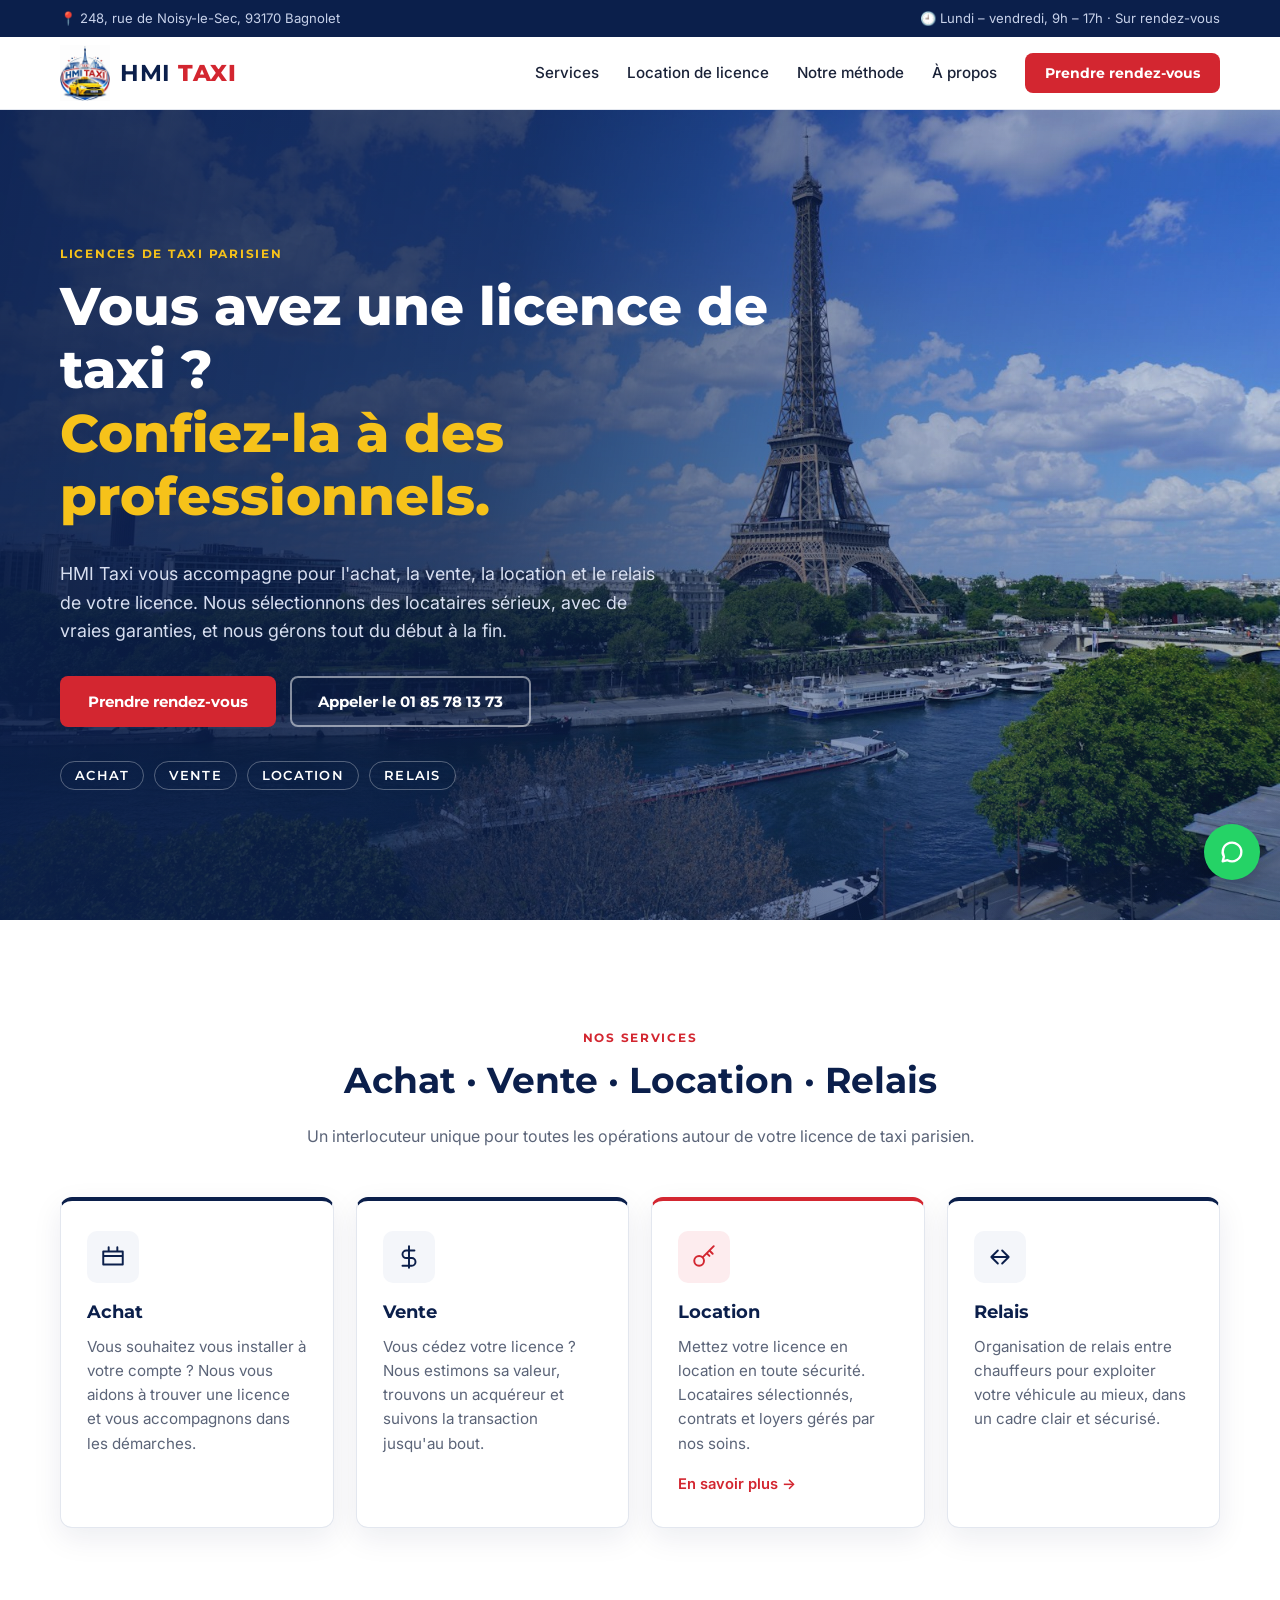
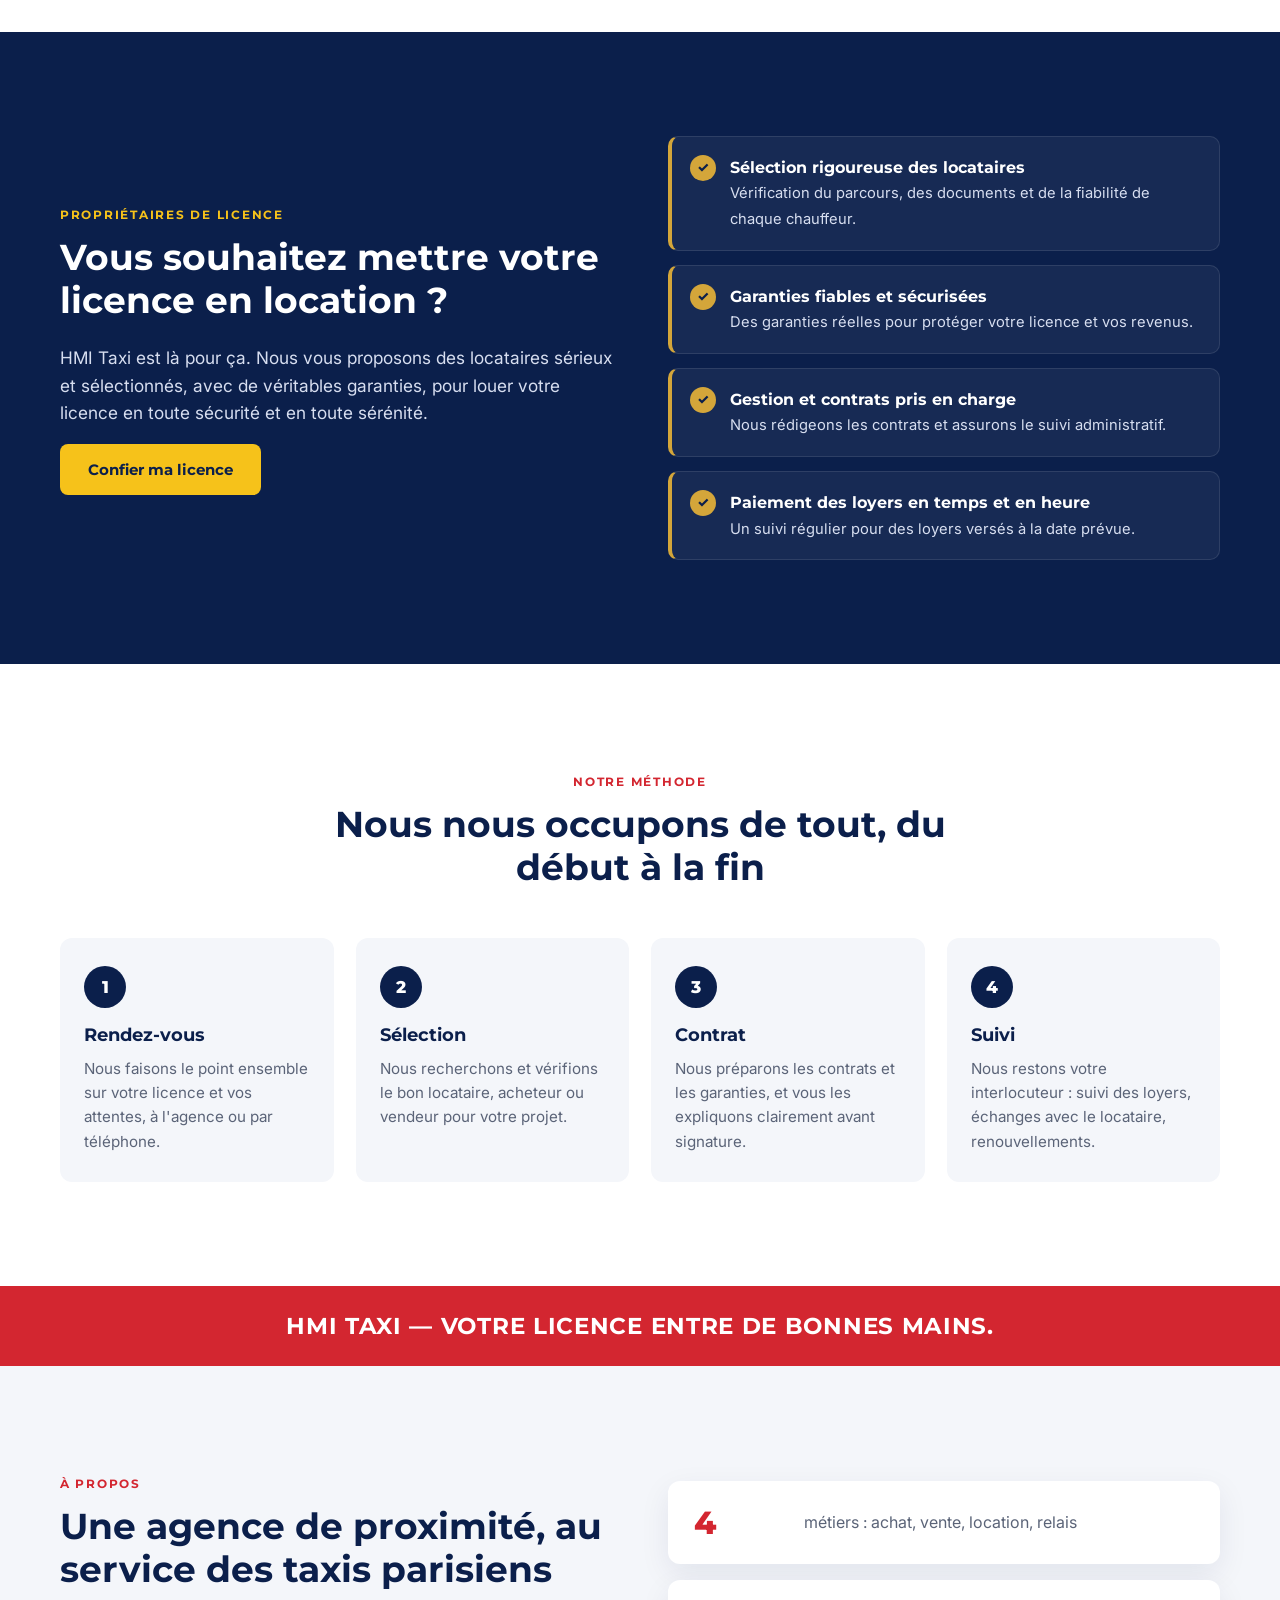
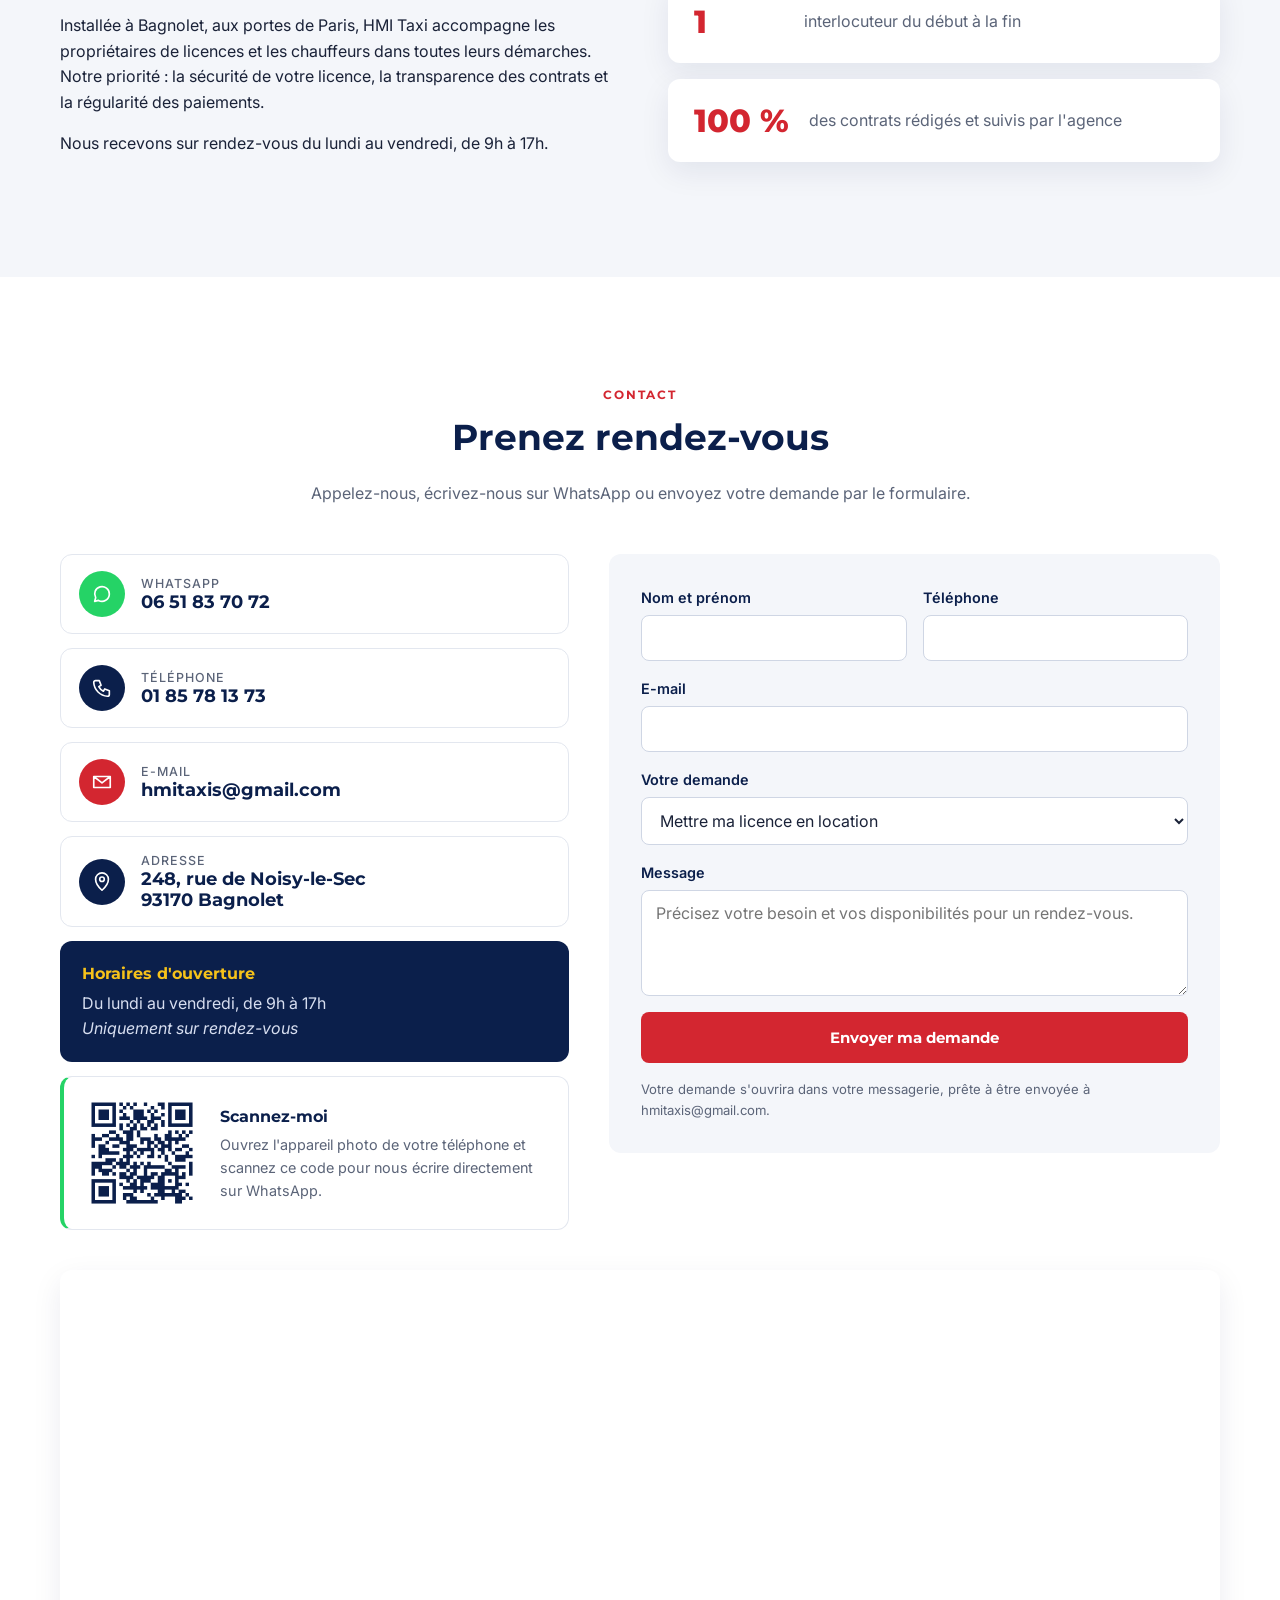
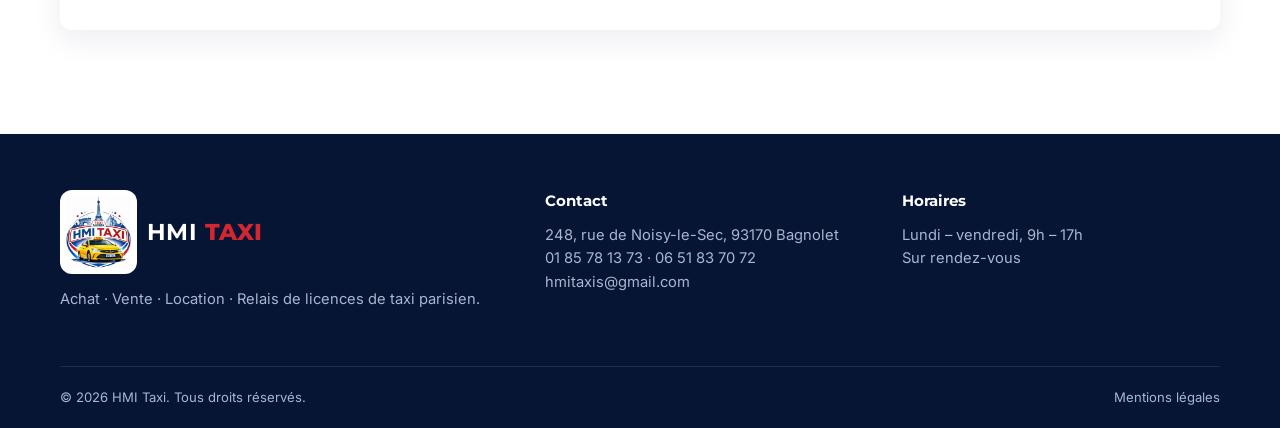
<file: index.html>
<!doctype html>
<html lang="fr">
<head>
  <meta charset="utf-8">
  <meta name="viewport" content="width=device-width, initial-scale=1">
  <title>HMI Taxi – Achat, vente, location et relais de licences de taxi parisien</title>
  <meta name="description" content="HMI Taxi, à Bagnolet : achat, vente, location et relais de licences de taxi parisien. Locataires sélectionnés, garanties sérieuses, gestion et contrats pris en charge.">
  <link rel="icon" href="assets/favicon.svg" type="image/svg+xml">
  <link rel="preconnect" href="https://fonts.googleapis.com">
  <link rel="preconnect" href="https://fonts.gstatic.com" crossorigin>
  <link href="https://fonts.googleapis.com/css2?family=Montserrat:wght@600;700;800&family=Inter:wght@400;500;600&display=swap" rel="stylesheet">
  <link rel="stylesheet" href="css/style.css">
</head>
<body>

<!-- Barre d'infos -->
<div class="topbar" id="top">
  <div class="container topbar__inner">
    <span>📍 248, rue de Noisy-le-Sec, 93170 Bagnolet</span>
    <span>🕘 Lundi – vendredi, 9h – 17h · Sur rendez-vous</span>
  </div>
</div>

<!-- En-tête -->
<header class="header">
  <div class="container header__inner">
    <a href="#top" class="logo" aria-label="HMI Taxi, accueil">
      <img class="logo__img" src="assets/logo-embleme.png" alt="" onload="this.parentNode.classList.add('has-img')" onerror="this.remove()">
      <span class="logo__badge">TAXI<br>PARISIEN</span>
      <span class="logo__name"><b>HMI</b> TAXI</span>
    </a>
    <button class="nav-toggle" aria-label="Ouvrir le menu" aria-expanded="false">
      <span></span><span></span><span></span>
    </button>
    <nav class="nav" aria-label="Navigation principale">
      <a href="#services">Services</a>
      <a href="#location">Location de licence</a>
      <a href="#methode">Notre méthode</a>
      <a href="#apropos">À propos</a>
      <a href="#contact" class="btn btn--red btn--sm">Prendre rendez-vous</a>
    </nav>
  </div>
</header>

<main>

<!-- Hero -->
<section class="hero">
  <svg class="hero__tower" viewBox="0 0 200 400" aria-hidden="true">
    <path d="M100 0 L104 40 L110 120 L122 200 L140 280 L170 400 L130 400 L118 340 L82 340 L70 400 L30 400 L60 280 L78 200 L90 120 L96 40 Z M86 280 L114 280 L110 250 L90 250 Z" />
  </svg>
  <div class="container hero__grid">
  <div class="hero__inner">
    <p class="eyebrow">Licences de taxi parisien</p>
    <h1>Vous avez une licence de taxi&nbsp;?<br><span>Confiez-la à des professionnels.</span></h1>
    <p class="hero__lead">HMI Taxi vous accompagne pour l'achat, la vente, la location et le relais de votre licence. Nous sélectionnons des locataires sérieux, avec de vraies garanties, et nous gérons tout du début à la fin.</p>
    <div class="hero__cta">
      <a href="#contact" class="btn btn--red">Prendre rendez-vous</a>
      <a href="tel:+33185781373" class="btn btn--ghost">Appeler le 01 85 78 13 73</a>
    </div>
    <ul class="hero__tags">
      <li>Achat</li><li>Vente</li><li>Location</li><li>Relais</li>
    </ul>
  </div>
  </div>
</section>

<!-- Services -->
<section class="section" id="services">
  <div class="container">
    <header class="section__head">
      <p class="eyebrow eyebrow--dark">Nos services</p>
      <h2>Achat · Vente · Location · Relais</h2>
      <p>Un interlocuteur unique pour toutes les opérations autour de votre licence de taxi parisien.</p>
    </header>
    <div class="cards">
      <article class="card">
        <div class="card__icon">
          <svg viewBox="0 0 24 24"><path d="M3 7h18v12H3zM3 11h18M8 3v4M16 3v4"/></svg>
        </div>
        <h3>Achat</h3>
        <p>Vous souhaitez vous installer à votre compte&nbsp;? Nous vous aidons à trouver une licence et vous accompagnons dans les démarches.</p>
      </article>
      <article class="card">
        <div class="card__icon">
          <svg viewBox="0 0 24 24"><path d="M12 2v20M17 6H9.5a3.5 3.5 0 0 0 0 7h5a3.5 3.5 0 0 1 0 7H6"/></svg>
        </div>
        <h3>Vente</h3>
        <p>Vous cédez votre licence&nbsp;? Nous estimons sa valeur, trouvons un acquéreur et suivons la transaction jusqu'au bout.</p>
      </article>
      <article class="card card--featured">
        <div class="card__icon">
          <svg viewBox="0 0 24 24"><circle cx="7.5" cy="15.5" r="4.5"/><path d="M10.7 12.3 21 2M17 6l3 3M14.5 8.5l2.5 2.5"/></svg>
        </div>
        <h3>Location</h3>
        <p>Mettez votre licence en location en toute sécurité. Locataires sélectionnés, contrats et loyers gérés par nos soins.</p>
        <a href="#location" class="card__link">En savoir plus →</a>
      </article>
      <article class="card">
        <div class="card__icon">
          <svg viewBox="0 0 24 24"><path d="M4 12h16M14 6l6 6-6 6M10 18l-6-6 6-6"/></svg>
        </div>
        <h3>Relais</h3>
        <p>Organisation de relais entre chauffeurs pour exploiter votre véhicule au mieux, dans un cadre clair et sécurisé.</p>
      </article>
    </div>
  </div>
</section>

<!-- Location de licence -->
<section class="section section--navy" id="location">
  <div class="container split">
    <div>
      <p class="eyebrow">Propriétaires de licence</p>
      <h2>Vous souhaitez mettre votre licence en location&nbsp;?</h2>
      <p class="lead">HMI Taxi est là pour ça. Nous vous proposons des locataires sérieux et sélectionnés, avec de véritables garanties, pour louer votre licence en toute sécurité et en toute sérénité.</p>
      <a href="#contact" class="btn btn--yellow">Confier ma licence</a>
    </div>
    <ul class="checklist">
      <li>
        <strong>Sélection rigoureuse des locataires</strong>
        <span>Vérification du parcours, des documents et de la fiabilité de chaque chauffeur.</span>
      </li>
      <li>
        <strong>Garanties fiables et sécurisées</strong>
        <span>Des garanties réelles pour protéger votre licence et vos revenus.</span>
      </li>
      <li>
        <strong>Gestion et contrats pris en charge</strong>
        <span>Nous rédigeons les contrats et assurons le suivi administratif.</span>
      </li>
      <li>
        <strong>Paiement des loyers en temps et en heure</strong>
        <span>Un suivi régulier pour des loyers versés à la date prévue.</span>
      </li>
    </ul>
  </div>
</section>

<!-- Méthode -->
<section class="section" id="methode">
  <div class="container">
    <header class="section__head">
      <p class="eyebrow eyebrow--dark">Notre méthode</p>
      <h2>Nous nous occupons de tout, du début à la fin</h2>
    </header>
    <ol class="steps">
      <li>
        <span class="steps__num">1</span>
        <h3>Rendez-vous</h3>
        <p>Nous faisons le point ensemble sur votre licence et vos attentes, à l'agence ou par téléphone.</p>
      </li>
      <li>
        <span class="steps__num">2</span>
        <h3>Sélection</h3>
        <p>Nous recherchons et vérifions le bon locataire, acheteur ou vendeur pour votre projet.</p>
      </li>
      <li>
        <span class="steps__num">3</span>
        <h3>Contrat</h3>
        <p>Nous préparons les contrats et les garanties, et vous les expliquons clairement avant signature.</p>
      </li>
      <li>
        <span class="steps__num">4</span>
        <h3>Suivi</h3>
        <p>Nous restons votre interlocuteur : suivi des loyers, échanges avec le locataire, renouvellements.</p>
      </li>
    </ol>
  </div>
</section>

<!-- Slogan -->
<section class="banner">
  <div class="container">
    <p><b>HMI TAXI</b> — Votre licence entre de bonnes mains.</p>
  </div>
</section>

<!-- À propos -->
<section class="section section--light" id="apropos">
  <div class="container split">
    <div>
      <p class="eyebrow eyebrow--dark">À propos</p>
      <h2>Une agence de proximité, au service des taxis parisiens</h2>
      <p>Installée à Bagnolet, aux portes de Paris, HMI Taxi accompagne les propriétaires de licences et les chauffeurs dans toutes leurs démarches. Notre priorité&nbsp;: la sécurité de votre licence, la transparence des contrats et la régularité des paiements.</p>
      <p>Nous recevons sur rendez-vous du lundi au vendredi, de 9h à 17h.</p>
    </div>
    <div class="stats">
      <div class="stat"><span class="stat__value">4</span><span class="stat__label">métiers : achat, vente, location, relais</span></div>
      <div class="stat"><span class="stat__value">1</span><span class="stat__label">interlocuteur du début à la fin</span></div>
      <div class="stat"><span class="stat__value">100&nbsp;%</span><span class="stat__label">des contrats rédigés et suivis par l'agence</span></div>
    </div>
  </div>
</section>

<!-- Contact -->
<section class="section" id="contact">
  <div class="container">
    <header class="section__head">
      <p class="eyebrow eyebrow--dark">Contact</p>
      <h2>Prenez rendez-vous</h2>
      <p>Appelez-nous, écrivez-nous sur WhatsApp ou envoyez votre demande par le formulaire.</p>
    </header>
    <div class="contact">
      <div class="contact__info">
        <a class="contact__item" href="https://wa.me/33651837072" target="_blank" rel="noopener">
          <span class="contact__icon contact__icon--wa">
            <svg viewBox="0 0 24 24"><path d="M20 12a8 8 0 0 1-11.8 7L4 20l1.1-4A8 8 0 1 1 20 12z"/></svg>
          </span>
          <span><small>WhatsApp</small>06 51 83 70 72</span>
        </a>
        <a class="contact__item" href="tel:+33185781373">
          <span class="contact__icon">
            <svg viewBox="0 0 24 24"><path d="M5 4h4l2 5-2.5 1.5a11 11 0 0 0 5 5L15 13l5 2v4a2 2 0 0 1-2 2A16 16 0 0 1 3 6a2 2 0 0 1 2-2"/></svg>
          </span>
          <span><small>Téléphone</small>01 85 78 13 73</span>
        </a>
        <a class="contact__item" href="mailto:hmitaxis@gmail.com">
          <span class="contact__icon contact__icon--red">
            <svg viewBox="0 0 24 24"><path d="M3 6h18v12H3zM3 6l9 7 9-7"/></svg>
          </span>
          <span><small>E-mail</small>hmitaxis@gmail.com</span>
        </a>
        <div class="contact__item">
          <span class="contact__icon">
            <svg viewBox="0 0 24 24"><path d="M12 21s-7-6.2-7-12a7 7 0 0 1 14 0c0 5.8-7 12-7 12z"/><circle cx="12" cy="9" r="2.5"/></svg>
          </span>
          <span><small>Adresse</small>248, rue de Noisy-le-Sec<br>93170 Bagnolet</span>
        </div>
        <div class="contact__hours">
          <strong>Horaires d'ouverture</strong>
          Du lundi au vendredi, de 9h à 17h<br>
          <em>Uniquement sur rendez-vous</em>
        </div>
        <div class="contact__qr">
          <img src="assets/qr-whatsapp.png" width="120" height="120" alt="QR code WhatsApp HMI Taxi : 06 51 83 70 72">
          <div>
            <strong>Scannez-moi</strong>
            Ouvrez l'appareil photo de votre téléphone et scannez ce code pour nous écrire directement sur WhatsApp.
          </div>
        </div>
      </div>

      <form class="form" id="contact-form" novalidate>
        <div class="form__row">
          <label>Nom et prénom<input name="nom" required autocomplete="name"></label>
          <label>Téléphone<input name="tel" type="tel" required autocomplete="tel"></label>
        </div>
        <label>E-mail<input name="email" type="email" autocomplete="email"></label>
        <label>Votre demande
          <select name="objet">
            <option>Mettre ma licence en location</option>
            <option>Vendre ma licence</option>
            <option>Acheter une licence</option>
            <option>Relais</option>
            <option>Autre demande</option>
          </select>
        </label>
        <label>Message<textarea name="message" rows="4" placeholder="Précisez votre besoin et vos disponibilités pour un rendez-vous."></textarea></label>
        <button class="btn btn--red btn--block" type="submit">Envoyer ma demande</button>
        <p class="form__note" id="form-note">Votre demande s'ouvrira dans votre messagerie, prête à être envoyée à hmitaxis@gmail.com.</p>
      </form>
    </div>

    <div class="map">
      <iframe title="Plan d'accès HMI Taxi" loading="lazy" referrerpolicy="no-referrer-when-downgrade"
        src="https://www.google.com/maps?q=248+rue+de+Noisy-le-Sec,+93170+Bagnolet&output=embed"></iframe>
    </div>
  </div>
</section>

</main>

<footer class="footer">
  <div class="container footer__inner">
    <div>
      <a href="#top" class="logo logo--light">
        <img class="logo__img logo__img--footer" src="assets/logo-embleme.png" alt="" onload="this.parentNode.classList.add('has-img')" onerror="this.remove()">
        <span class="logo__badge">TAXI<br>PARISIEN</span>
        <span class="logo__name"><b>HMI</b> TAXI</span>
      </a>
      <p>Achat · Vente · Location · Relais de licences de taxi parisien.</p>
    </div>
    <div>
      <strong>Contact</strong>
      <p>248, rue de Noisy-le-Sec, 93170 Bagnolet<br>
      01 85 78 13 73 · 06 51 83 70 72<br>
      hmitaxis@gmail.com</p>
    </div>
    <div>
      <strong>Horaires</strong>
      <p>Lundi – vendredi, 9h – 17h<br>Sur rendez-vous</p>
    </div>
  </div>
  <div class="container footer__bottom">
    <span>© <span id="year"></span> HMI Taxi. Tous droits réservés.</span>
    <a href="mentions-legales.html">Mentions légales</a>
  </div>
</footer>

<a class="wa-float" href="https://wa.me/33651837072" target="_blank" rel="noopener" aria-label="Nous écrire sur WhatsApp">
  <svg viewBox="0 0 24 24"><path d="M20 12a8 8 0 0 1-11.8 7L4 20l1.1-4A8 8 0 1 1 20 12z"/></svg>
</a>

<script src="js/main.js"></script>
</body>
</html>
</file>
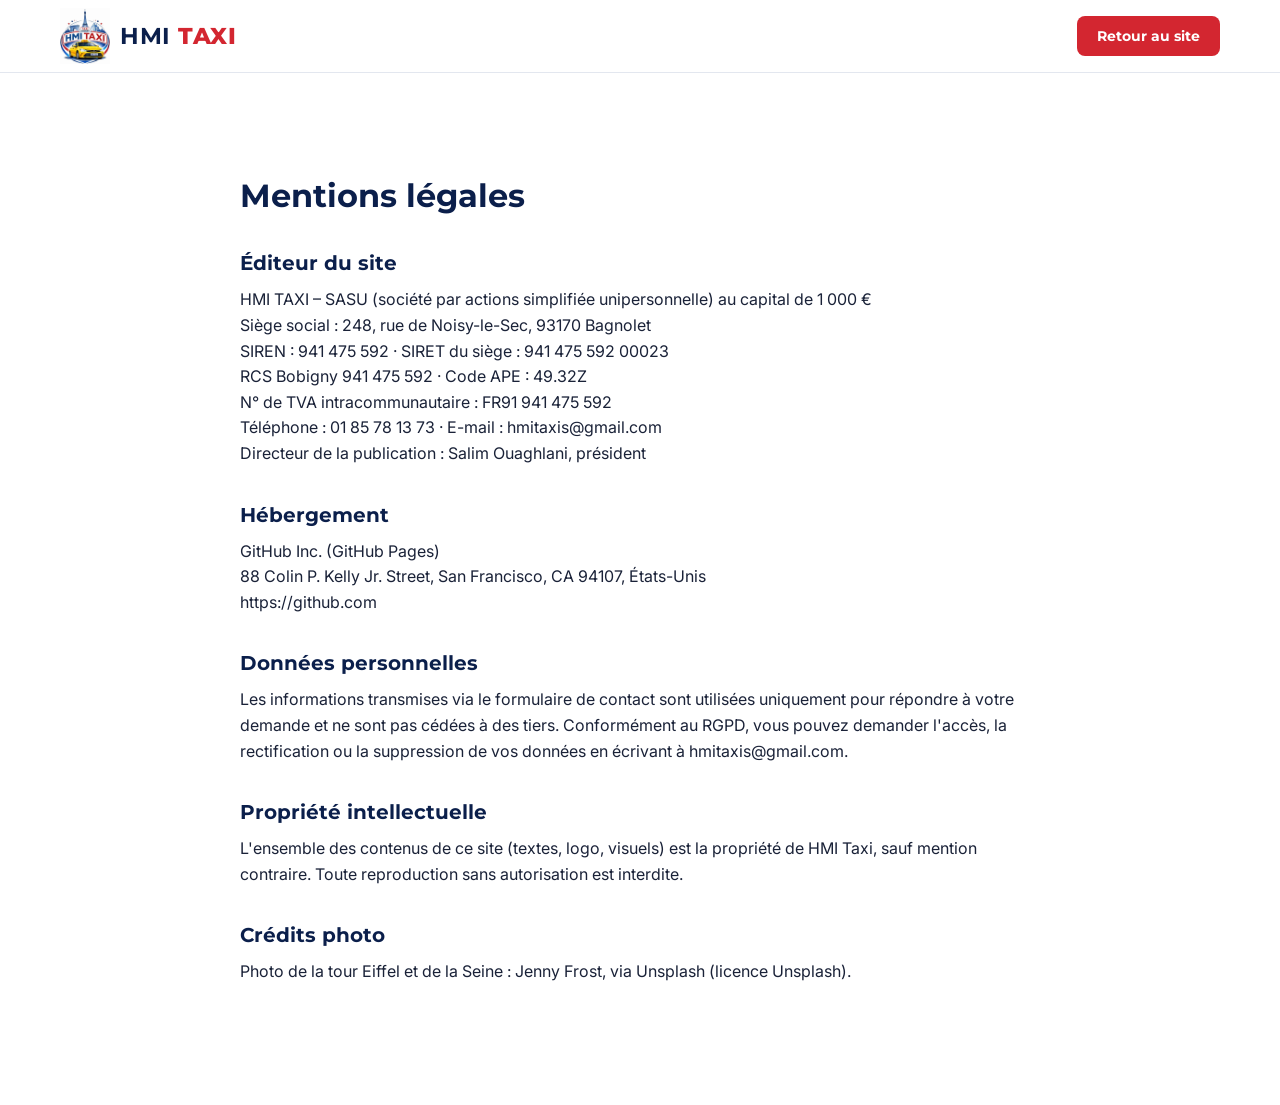
<file: mentions-legales.html>
<!doctype html>
<html lang="fr">
<head>
  <meta charset="utf-8">
  <meta name="viewport" content="width=device-width, initial-scale=1">
  <title>Mentions légales – HMI Taxi</title>
  <meta name="robots" content="noindex">
  <link rel="icon" href="assets/favicon.svg" type="image/svg+xml">
  <link href="https://fonts.googleapis.com/css2?family=Montserrat:wght@600;700;800&family=Inter:wght@400;500;600&display=swap" rel="stylesheet">
  <link rel="stylesheet" href="css/style.css">
</head>
<body>
<header class="header">
  <div class="container header__inner">
    <a href="index.html" class="logo">
      <img class="logo__img" src="assets/logo-embleme.png" alt="" onload="this.parentNode.classList.add('has-img')" onerror="this.remove()">
      <span class="logo__badge">TAXI<br>PARISIEN</span>
      <span class="logo__name"><b>HMI</b> TAXI</span>
    </a>
    <a href="index.html" class="btn btn--red btn--sm">Retour au site</a>
  </div>
</header>
<main class="section">
  <div class="container legal">
    <h1>Mentions légales</h1>
    <h2>Éditeur du site</h2>
    <p>HMI TAXI – SASU (société par actions simplifiée unipersonnelle) au capital de 1 000 €<br>
    Siège social : 248, rue de Noisy-le-Sec, 93170 Bagnolet<br>
    SIREN : 941 475 592 · SIRET du siège : 941 475 592 00023<br>
    RCS Bobigny 941 475 592 · Code APE : 49.32Z<br>
    N° de TVA intracommunautaire : FR91 941 475 592<br>
    Téléphone : 01 85 78 13 73 · E-mail : hmitaxis@gmail.com<br>
    Directeur de la publication : Salim Ouaghlani, président</p>
    <h2>Hébergement</h2>
    <p>GitHub Inc. (GitHub Pages)<br>88 Colin P. Kelly Jr. Street, San Francisco, CA 94107, États-Unis<br>https://github.com</p>
    <h2>Données personnelles</h2>
    <p>Les informations transmises via le formulaire de contact sont utilisées uniquement pour répondre à votre demande et ne sont pas cédées à des tiers. Conformément au RGPD, vous pouvez demander l'accès, la rectification ou la suppression de vos données en écrivant à hmitaxis@gmail.com.</p>
    <h2>Propriété intellectuelle</h2>
    <p>L'ensemble des contenus de ce site (textes, logo, visuels) est la propriété de HMI Taxi, sauf mention contraire. Toute reproduction sans autorisation est interdite.</p>
    <h2>Crédits photo</h2>
    <p>Photo de la tour Eiffel et de la Seine : Jenny Frost, via <a href="https://unsplash.com/fr/photos/la-tour-eiffel-dominant-la-ville-de-paris-9I5T861YZLw" target="_blank" rel="noopener">Unsplash</a> (licence Unsplash).</p>
  </div>
</main>
</body>
</html>
</file>
<file: css/style.css>
:root {
  --navy: #0b1f4b;
  --navy-2: #13306e;
  --blue: #1d4fa3;
  --red: #d32630;
  --red-dark: #b01e27;
  --yellow: #f6c21a;
  --gold: #d4a63a;
  --ink: #1a2238;
  --muted: #5b6478;
  --line: #e3e7ef;
  --light: #f4f6fa;
  --white: #fff;
  --radius: 12px;
  --shadow: 0 10px 30px rgba(11, 31, 75, .08);
}

* { box-sizing: border-box; }
html { scroll-behavior: smooth; scroll-padding-top: 84px; }
body {
  margin: 0;
  font-family: Inter, system-ui, sans-serif;
  color: var(--ink);
  background: var(--white);
  line-height: 1.6;
  -webkit-font-smoothing: antialiased;
}
img, svg { display: block; max-width: 100%; }
a { color: inherit; text-decoration: none; }
h1, h2, h3 { font-family: Montserrat, sans-serif; line-height: 1.2; margin: 0 0 .6em; color: var(--navy); }
h2 { font-size: clamp(1.6rem, 3vw, 2.25rem); }
h3 { font-size: 1.15rem; }
p { margin: 0 0 1em; }

.container { width: min(1160px, 100% - 32px); margin-inline: auto; }

/* Top bar */
.topbar { background: var(--navy); color: #c8d2ea; font-size: .82rem; }
.topbar__inner { display: flex; justify-content: space-between; gap: 16px; padding: 8px 0; flex-wrap: wrap; }

/* Header */
.header {
  position: sticky; top: 0; z-index: 50;
  background: rgba(255, 255, 255, .97);
  border-bottom: 1px solid var(--line);
  backdrop-filter: blur(6px);
}
.header__inner { display: flex; align-items: center; justify-content: space-between; height: 72px; }

.logo { display: flex; align-items: center; gap: 10px; }
.logo__badge {
  font: 800 .55rem/1.1 Montserrat, sans-serif;
  letter-spacing: .06em;
  text-align: center;
  background: var(--yellow);
  color: var(--navy);
  padding: 5px 7px;
  border-radius: 5px;
}
.logo__name { font: 800 1.45rem Montserrat, sans-serif; color: var(--red); letter-spacing: .02em; }
.logo__name b { color: var(--navy); }
.logo--light .logo__name b { color: var(--white); }

.nav { display: flex; align-items: center; gap: 28px; font-weight: 500; font-size: .95rem; }
.nav a:not(.btn):hover { color: var(--red); }

.nav-toggle { display: none; background: none; border: 0; padding: 8px; cursor: pointer; }
.nav-toggle span { display: block; width: 24px; height: 2px; background: var(--navy); margin: 5px 0; transition: .2s; }

/* Buttons */
.btn {
  display: inline-flex; align-items: center; justify-content: center;
  font: 700 .95rem Montserrat, sans-serif;
  padding: 14px 26px;
  border-radius: 8px;
  border: 2px solid transparent;
  cursor: pointer;
  transition: background .2s, color .2s, transform .2s;
}
.btn:hover { transform: translateY(-1px); }
.btn--sm { padding: 10px 18px; font-size: .85rem; }
.btn--block { width: 100%; }
.btn--red { background: var(--red); color: var(--white); }
.btn--red:hover { background: var(--red-dark); }
.btn--yellow { background: var(--yellow); color: var(--navy); }
.btn--yellow:hover { background: #ffd23f; }
.btn--ghost { border-color: rgba(255, 255, 255, .5); color: var(--white); }
.btn--ghost:hover { background: rgba(255, 255, 255, .1); }

/* Eyebrow */
.eyebrow {
  display: inline-block;
  font: 700 .78rem Montserrat, sans-serif;
  text-transform: uppercase;
  letter-spacing: .14em;
  color: var(--yellow);
  margin-bottom: 14px;
}
.eyebrow--dark { color: var(--red); }

/* Hero */
.hero {
  position: relative;
  overflow: hidden;
  color: var(--white);
  background:
    linear-gradient(115deg, var(--navy) 0%, var(--navy-2) 55%, var(--blue) 100%);
  padding: clamp(70px, 11vw, 130px) 0;
}
.hero__tower {
  position: absolute; right: 6%; bottom: 0;
  height: 92%; width: auto;
  fill: rgba(255, 255, 255, .06);
}
.hero__inner { position: relative; max-width: 760px; }
.hero h1 { color: var(--white); font-size: clamp(2rem, 5vw, 3.3rem); font-weight: 800; }
.hero h1 span { color: var(--yellow); }
.hero__lead { font-size: 1.12rem; color: #d7def0; max-width: 620px; }
.hero__cta { display: flex; gap: 14px; flex-wrap: wrap; margin: 30px 0 34px; }
.hero__tags { display: flex; gap: 10px; flex-wrap: wrap; list-style: none; padding: 0; margin: 0; }
.hero__tags li {
  font: 600 .8rem Montserrat, sans-serif;
  text-transform: uppercase; letter-spacing: .1em;
  padding: 6px 14px;
  border: 1px solid rgba(255, 255, 255, .3);
  border-radius: 999px;
}

/* Sections */
.section { padding: clamp(64px, 9vw, 104px) 0; }
.section--light { background: var(--light); }
.section--navy { background: var(--navy); color: #d7def0; }
.section--navy h2 { color: var(--white); }
.section__head { text-align: center; max-width: 680px; margin: 0 auto 48px; }
.section__head p:last-child { color: var(--muted); }
.lead { font-size: 1.08rem; }

/* Cards */
.cards { display: grid; grid-template-columns: repeat(4, 1fr); gap: 22px; }
.card {
  background: var(--white);
  border: 1px solid var(--line);
  border-radius: var(--radius);
  padding: 30px 26px;
  box-shadow: var(--shadow);
  border-top: 4px solid var(--navy);
}
.card--featured { border-top-color: var(--red); }
.card p { color: var(--muted); font-size: .95rem; }
.card__icon {
  width: 52px; height: 52px;
  border-radius: 10px;
  background: var(--light);
  display: grid; place-items: center;
  margin-bottom: 18px;
}
.card__icon svg { width: 26px; height: 26px; fill: none; stroke: var(--navy); stroke-width: 1.8; stroke-linecap: round; stroke-linejoin: round; }
.card--featured .card__icon { background: #fdecee; }
.card--featured .card__icon svg { stroke: var(--red); }
.card__link { font-weight: 600; color: var(--red); font-size: .92rem; }

/* Split */
.split { display: grid; grid-template-columns: 1fr 1fr; gap: 56px; align-items: center; }

/* Checklist */
.checklist { list-style: none; margin: 0; padding: 0; display: grid; gap: 14px; }
.checklist li {
  position: relative;
  background: rgba(255, 255, 255, .05);
  border: 1px solid rgba(255, 255, 255, .1);
  border-left: 4px solid var(--gold);
  border-radius: 10px;
  padding: 18px 20px 18px 58px;
}
.checklist li::before {
  content: "✓";
  position: absolute; left: 18px; top: 18px;
  width: 26px; height: 26px;
  border-radius: 50%;
  background: var(--gold);
  color: var(--navy);
  font-weight: 800;
  display: grid; place-items: center;
  font-size: .85rem;
}
.checklist strong { display: block; color: var(--white); font-family: Montserrat, sans-serif; }
.checklist span { font-size: .92rem; }

/* Steps */
.steps { list-style: none; padding: 0; margin: 0; display: grid; grid-template-columns: repeat(4, 1fr); gap: 22px; counter-reset: s; }
.steps li { position: relative; padding: 28px 24px; border-radius: var(--radius); background: var(--light); }
.steps p { color: var(--muted); font-size: .95rem; margin: 0; }
.steps__num {
  display: grid; place-items: center;
  width: 42px; height: 42px;
  border-radius: 50%;
  background: var(--navy); color: var(--white);
  font: 800 1.05rem Montserrat, sans-serif;
  margin-bottom: 16px;
}

/* Banner */
.banner { background: var(--red); color: var(--white); text-align: center; padding: 26px 0; }
.banner p { margin: 0; font: 700 clamp(1.05rem, 2.4vw, 1.45rem) Montserrat, sans-serif; text-transform: uppercase; letter-spacing: .03em; }

/* Stats */
.stats { display: grid; gap: 16px; }
.stat {
  display: flex; align-items: center; gap: 20px;
  background: var(--white);
  border-radius: var(--radius);
  padding: 22px 26px;
  box-shadow: var(--shadow);
}
.stat__value { font: 800 2rem Montserrat, sans-serif; color: var(--red); min-width: 90px; }
.stat__label { color: var(--muted); }

/* Contact */
.contact { display: grid; grid-template-columns: 1fr 1.2fr; gap: 40px; align-items: start; }
.contact__info { display: grid; gap: 14px; }
.contact__item {
  display: flex; align-items: center; gap: 16px;
  padding: 16px 18px;
  border: 1px solid var(--line);
  border-radius: var(--radius);
  font: 700 1.1rem Montserrat, sans-serif;
  color: var(--navy);
  transition: border-color .2s;
}
a.contact__item:hover { border-color: var(--navy); }
.contact__item small { display: block; font: 500 .78rem Inter, sans-serif; color: var(--muted); text-transform: uppercase; letter-spacing: .08em; }
.contact__icon {
  flex: none;
  width: 46px; height: 46px; border-radius: 50%;
  background: var(--navy);
  display: grid; place-items: center;
}
.contact__icon svg { width: 22px; height: 22px; fill: none; stroke: var(--white); stroke-width: 1.8; stroke-linecap: round; stroke-linejoin: round; }
.contact__icon--wa { background: #25d366; }
.contact__icon--red { background: var(--red); }
.contact__hours {
  background: var(--navy); color: #d7def0;
  border-radius: var(--radius);
  padding: 20px 22px;
}
.contact__hours strong { display: block; color: var(--yellow); font-family: Montserrat, sans-serif; margin-bottom: 4px; }

.form {
  display: grid; gap: 16px;
  background: var(--light);
  padding: 32px;
  border-radius: var(--radius);
}
.form__row { display: grid; grid-template-columns: 1fr 1fr; gap: 16px; }
.form label { display: grid; gap: 6px; font-weight: 600; font-size: .9rem; color: var(--navy); }
.form input, .form select, .form textarea {
  font: 400 1rem Inter, sans-serif;
  padding: 12px 14px;
  border: 1px solid #cfd6e4;
  border-radius: 8px;
  background: var(--white);
  color: var(--ink);
  width: 100%;
}
.form input:focus, .form select:focus, .form textarea:focus { outline: 2px solid var(--blue); outline-offset: 1px; border-color: transparent; }
.form .invalid { border-color: var(--red); }
.form__note { font-size: .82rem; color: var(--muted); margin: 0; }
.form__note.error { color: var(--red); }

.map { margin-top: 40px; border-radius: var(--radius); overflow: hidden; box-shadow: var(--shadow); }
.map iframe { display: block; width: 100%; height: 360px; border: 0; }

/* Footer */
.footer { background: #071535; color: #aab5cf; padding-top: 56px; font-size: .92rem; }
.footer__inner { display: grid; grid-template-columns: 1.4fr 1fr 1fr; gap: 40px; padding-bottom: 40px; }
.footer strong { color: var(--white); font-family: Montserrat, sans-serif; display: block; margin-bottom: 10px; }
.footer .logo { margin-bottom: 14px; }
.footer__bottom {
  display: flex; justify-content: space-between; gap: 16px; flex-wrap: wrap;
  border-top: 1px solid rgba(255, 255, 255, .1);
  padding: 20px 0;
  font-size: .82rem;
}
.footer__bottom a:hover { color: var(--white); }

/* WhatsApp flottant */
.wa-float {
  position: fixed; right: 20px; bottom: 20px; z-index: 60;
  width: 56px; height: 56px; border-radius: 50%;
  background: #25d366;
  display: grid; place-items: center;
  box-shadow: 0 8px 20px rgba(0, 0, 0, .2);
}
.wa-float svg { width: 28px; height: 28px; fill: none; stroke: var(--white); stroke-width: 2; stroke-linejoin: round; }

/* Mentions légales */
.legal { max-width: 800px; }
.legal h2 { font-size: 1.25rem; margin-top: 1.8em; }

/* Responsive */
@media (max-width: 980px) {
  .cards, .steps { grid-template-columns: repeat(2, 1fr); }
  .split, .contact { grid-template-columns: 1fr; gap: 36px; }
  .footer__inner { grid-template-columns: 1fr 1fr; }
}
@media (max-width: 820px) {
  .nav-toggle { display: block; }
  .nav {
    position: absolute; top: 72px; left: 0; right: 0;
    flex-direction: column; align-items: stretch; gap: 0;
    background: var(--white);
    border-bottom: 1px solid var(--line);
    padding: 8px 16px 16px;
    display: none;
  }
  .nav.open { display: flex; }
  .nav a:not(.btn) { padding: 12px 0; border-bottom: 1px solid var(--line); }
  .nav .btn { margin-top: 12px; }
  .hero__tower { opacity: .6; right: -40px; }
}
@media (max-width: 600px) {
  .cards, .steps, .form__row, .footer__inner { grid-template-columns: 1fr; }
  .topbar__inner { justify-content: center; text-align: center; }
  .topbar__inner span:last-child { display: none; }
  .form { padding: 22px; }
  .hero__cta .btn { width: 100%; }
  .contact__item { font-size: 1rem; }
}

/* Logo image */
.logo__img { height: 56px; width: auto; }
.logo.has-img .logo__badge { display: none; }
.hero__grid { position: relative; }
@media (max-width: 980px) {
  .hero__grid { grid-template-columns: 1fr; }
  .hero__tower { display: none; }
}

/* Fond photo du flyer (Paris) en transparence dans le bandeau d'accueil */
/* Photo de fond : tour Eiffel et Seine (Jenny Frost, Unsplash, licence Unsplash).
   Affichée en miroir pour placer la tour à droite, à l'écart du texte.
   Trois tailles : 900 px (téléphones), 1600 px (ordinateurs), 2400 px (grands écrans / Retina). */
.hero--photo { background: var(--navy); isolation: isolate; }
.hero--photo .hero__tower { display: none; }
.hero--photo::before,
.hero--photo::after { content: ""; position: absolute; inset: 0; z-index: -1; }
.hero--photo::before {
  background: url("../assets/fond-paris-900.jpg") 35% 55% / cover no-repeat;
  transform: scaleX(-1);
  filter: saturate(1.15) contrast(1.05);
}
.hero--photo::after {
  background:
    linear-gradient(100deg,
      rgba(11, 31, 75, .92) 0%,
      rgba(11, 31, 75, .78) 38%,
      rgba(19, 48, 110, .4) 68%,
      rgba(29, 79, 163, .15) 100%),
    linear-gradient(0deg, rgba(11, 31, 75, .35) 0%, rgba(11, 31, 75, 0) 30%);
}
@media (min-width: 701px), (min-resolution: 2dppx) {
  .hero--photo::before { background-image: url("../assets/fond-paris-1600.jpg"); }
}
@media (min-width: 1601px), (min-width: 901px) and (min-resolution: 2dppx) {
  .hero--photo::before { background-image: url("../assets/fond-paris-2400.jpg"); }
}
@media (max-width: 980px) {
  /* sur écran étroit : cadrage sur la tour (à droite une fois en miroir) et voile plus uniforme */
  .hero--photo::before { background-position: 30% 60%; }
  .hero--photo::after {
    background: linear-gradient(180deg, rgba(11, 31, 75, .7) 0%, rgba(11, 31, 75, .8) 55%, rgba(11, 31, 75, .9) 100%);
  }
}

/* QR code WhatsApp */
.contact__qr {
  display: flex; align-items: center; gap: 18px;
  padding: 16px 18px;
  border: 1px solid var(--line);
  border-left: 4px solid #25d366;
  border-radius: var(--radius);
  font-size: .9rem;
  color: var(--muted);
}
.contact__qr img { flex: none; width: 120px; height: 120px; padding: 6px; background: var(--white); border-radius: 8px; }
.contact__qr strong { display: block; color: var(--navy); font-family: Montserrat, sans-serif; font-size: 1rem; margin-bottom: 4px; }
/* Sur téléphone, le bouton WhatsApp suffit : on masque le QR code */
@media (max-width: 600px) { .contact__qr { display: none; } }

/* Logo du pied de page */
.logo__img--footer { height: 84px; padding: 6px; background: var(--white); border-radius: 12px; }
</file>
